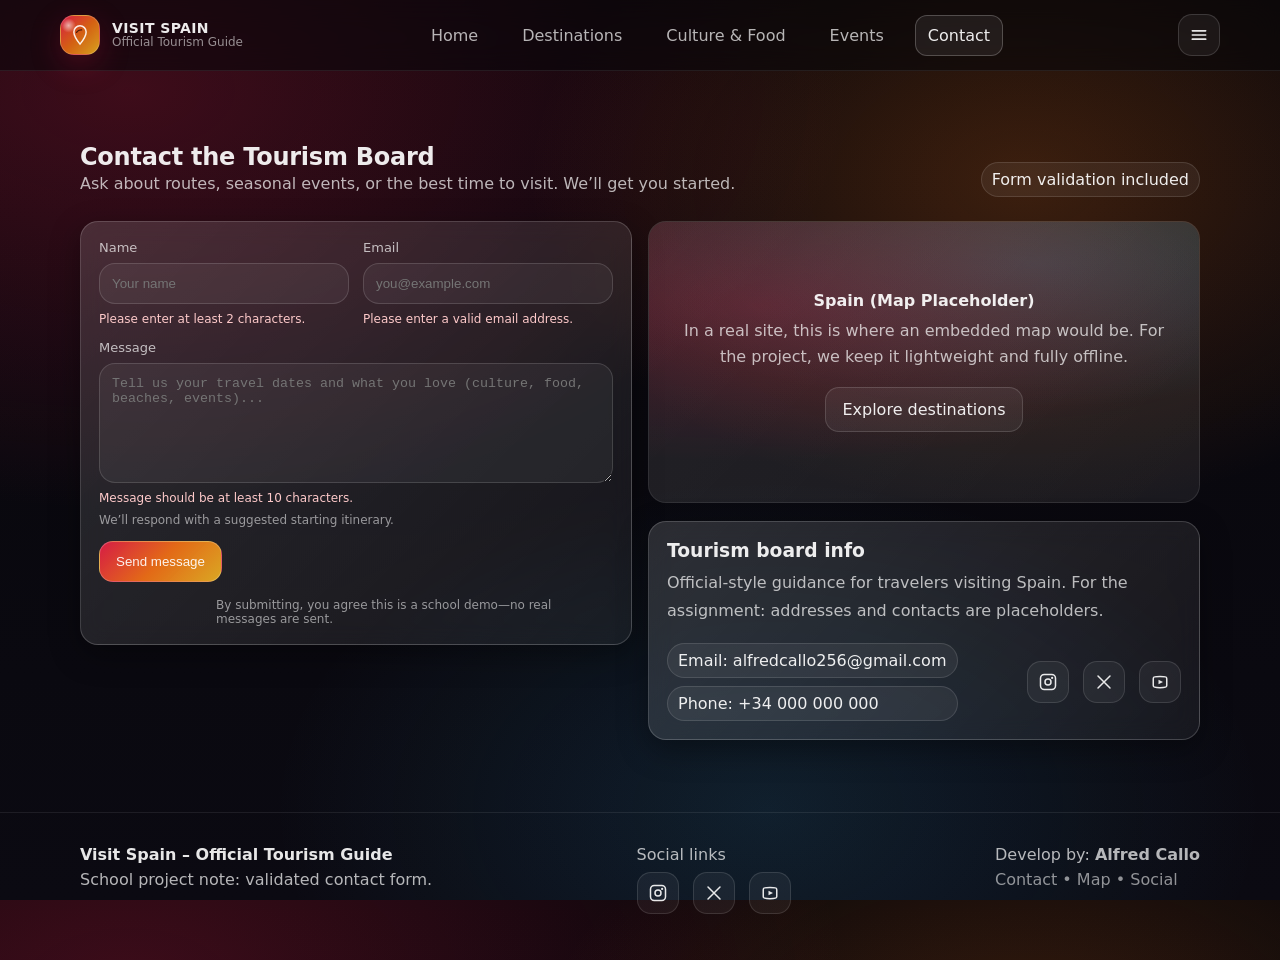
<file: contact.html>
<!doctype html>
<html lang="en">
<head>
  <meta charset="utf-8" />
  <meta name="viewport" content="width=device-width, initial-scale=1" />
  <meta name="description" content="Visit Spain – Contact. Contact form with validation, social links, and map placeholder." />
  <title>Visit Spain – Contact</title>
  <link rel="stylesheet" href="style.css" />
</head>
<body>
  <a class="skipLink" href="#main">Skip to content</a>

  <header class="navbar" role="banner">
    <div class="container navbar__inner">
      <div class="brand" aria-label="Visit Spain">
        <div class="brand__mark" aria-hidden="true">
          <svg width="22" height="22" viewBox="0 0 24 24" fill="none" xmlns="http://www.w3.org/2000/svg">
            <path d="M12 2C8.3 2 5.3 5 5.3 8.7c0 4.9 6.7 13.3 6.7 13.3s6.7-8.4 6.7-13.3C18.7 5 15.7 2 12 2Z" stroke="rgba(255,255,255,.9)" stroke-width="1.6"/>
            <path d="M8.2 9.2c1.2-1.8 3.3-2.9 5.6-2.7" stroke="rgba(0,0,0,.65)" stroke-width="1.4" stroke-linecap="round"/>
          </svg>
        </div>
        <div class="brand__title">
          <strong>VISIT SPAIN</strong>
          <span>Official Tourism Guide</span>
        </div>
      </div>

      <nav class="navlinks" aria-label="Primary navigation">
        <a href="index.html">Home</a>
        <a href="destinations.html">Destinations</a>
        <a href="culture.html">Culture & Food</a>
        <a href="events.html">Events</a>
        <a href="contact.html">Contact</a>
      </nav>

      <div class="navbar__right">
        <button class="iconbtn js-menuToggle" aria-label="Open mobile menu" aria-expanded="false">
          <svg width="20" height="20" viewBox="0 0 24 24" fill="none" xmlns="http://www.w3.org/2000/svg">
            <path d="M4 7h16M4 12h16M4 17h16" stroke="rgba(255,255,255,.9)" stroke-width="2" stroke-linecap="round"/>
          </svg>
        </button>
      </div>
    </div>

    <div class="container mobileMenu js-mobilePanel" aria-label="Mobile menu">
      <div class="mobileMenu__links">
        <a href="index.html">Home</a>
        <a href="destinations.html">Destinations</a>
        <a href="culture.html">Culture & Food</a>
        <a href="events.html">Events</a>
        <a href="contact.html">Contact</a>
      </div>
    </div>
  </header>

  <main id="main">
    <section class="section" aria-label="Contact header">
      <div class="container">
        <div class="sectionHead">
          <div>
            <h2 class="reveal">Contact the Tourism Board</h2>
            <p class="reveal">Ask about routes, seasonal events, or the best time to visit. We’ll get you started.</p>
          </div>
          <div class="badge reveal">Form validation included</div>
        </div>

        <div class="grid2" style="align-items:start">
          <div class="glass" style="padding:18px">
            <form class="form js-contactForm" novalidate>
              <div class="field">
                <label for="name">Name</label>
                <input id="name" name="name" type="text" placeholder="Your name" autocomplete="name" />
                <div class="error error--show js-errName">Please enter at least 2 characters.</div>
              </div>

              <div class="field">
                <label for="email">Email</label>
                <input id="email" name="email" type="email" placeholder="you@example.com" autocomplete="email" />
                <div class="error error--show js-errEmail">Please enter a valid email address.</div>
              </div>

              <div class="field" style="grid-column:1/-1">
                <label for="message">Message</label>
                <textarea id="message" name="message" placeholder="Tell us your travel dates and what you love (culture, food, beaches, events)..."></textarea>
                <div class="error error--show js-errMsg">Message should be at least 10 characters.</div>
                <div class="hint">We’ll respond with a suggested starting itinerary.</div>
              </div>

              <div style="grid-column:1/-1" class="row">
                <button class="btn btn--primary" type="submit">Send message</button>
                <div class="hint" style="margin-left:auto; max-width:52ch">
                  By submitting, you agree this is a school demo—no real messages are sent.
                </div>
              </div>

              <div class="hint js-formStatus" style="grid-column:1/-1; display:none; padding-top:6px" role="status" aria-live="polite"></div>
            </form>
          </div>

          <div>
            <div class="mapBox reveal" aria-label="Map placeholder">
              <div class="mapInner">
                <div>
                  <strong style="color:rgba(255,255,255,.92)">Spain (Map Placeholder)</strong>
                  <p style="margin:8px 0 0; color:var(--muted); line-height:1.6">
                    In a real site, this is where an embedded map would be.
                    For the project, we keep it lightweight and fully offline.
                  </p>
                  <div class="spacer" aria-hidden="true"></div>
                  <a class="btn" href="destinations.html">Explore destinations</a>
                </div>
              </div>
            </div>

            <div class="spacer" aria-hidden="true"></div>

            <div class="glass reveal" style="padding:18px">
              <h3 style="margin:0 0 8px">Tourism board info</h3>
              <p style="margin:0;color:var(--muted);line-height:1.75">
                Official-style guidance for travelers visiting Spain.
                For the assignment: addresses and contacts are placeholders.
              </p>
              <div class="spacer" aria-hidden="true"></div>
              <div class="row" style="justify-content:space-between">
                <div>
                  <div class="badge">Email: alfredcallo256@gmail.com</div>
                  <div class="badge" style="margin-top:8px">Phone: +34 000 000 000</div>
                </div>
                <div class="footer__links">
                  <a class="social" href="#" aria-label="Instagram">
                    <svg width="18" height="18" viewBox="0 0 24 24" fill="none" xmlns="http://www.w3.org/2000/svg">
                      <path d="M7 2h10a5 5 0 0 1 5 5v10a5 5 0 0 1-5 5H7a5 5 0 0 1-5-5V7a5 5 0 0 1 5-5Z" stroke="rgba(255,255,255,.9)" stroke-width="2"/>
                      <path d="M12 16a4 4 0 1 0 0-8 4 4 0 0 0 0 8Z" stroke="rgba(255,255,255,.9)" stroke-width="2"/>
                      <path d="M17.5 6.5h.01" stroke="rgba(255,255,255,.9)" stroke-width="3" stroke-linecap="round"/>
                    </svg>
                  </a>
                  <a class="social" href="#" aria-label="X (Twitter)">
                    <svg width="18" height="18" viewBox="0 0 24 24" fill="none" xmlns="http://www.w3.org/2000/svg">
                      <path d="M4 4l16 16M20 4L4 20" stroke="rgba(255,255,255,.9)" stroke-width="2" stroke-linecap="round"/>
                    </svg>
                  </a>
                  <a class="social" href="#" aria-label="YouTube">
                    <svg width="18" height="18" viewBox="0 0 24 24" fill="none" xmlns="http://www.w3.org/2000/svg">
                      <path d="M10 9l6 3-6 3V9Z" fill="rgba(255,255,255,.9)"/>
                      <path d="M21 7.5c0-1.1-.7-2-1.8-2.3C16.9 4.5 12 4.5 12 4.5s-4.9 0-7.2.7C3.7 5.5 3 6.4 3 7.5v9c0 1.1.7 2 1.8 2.3 2.3.7 7.2.7 7.2.7s4.9 0 7.2-.7c1.1-.3 1.8-1.2 1.8-2.3v-9Z" stroke="rgba(255,255,255,.9)" stroke-width="2"/>
                    </svg>
                  </a>
                </div>
              </div>
            </div>
          </div>
        </div>
      </div>
    </section>
  </main>

  <footer class="footer" role="contentinfo">
    <div class="container footer__grid">
      <div>
        <div style="font-weight:700;color:rgba(255,255,255,.9);margin-bottom:6px">Visit Spain – Official Tourism Guide</div>
        <div>School project note: validated contact form.</div>
      </div>
      <div>
        <div style="margin-bottom:8px">Social links</div>
        <div class="footer__links">
          <a class="social" href="#" aria-label="Instagram">
            <svg width="18" height="18" viewBox="0 0 24 24" fill="none" xmlns="http://www.w3.org/2000/svg">
              <path d="M7 2h10a5 5 0 0 1 5 5v10a5 5 0 0 1-5 5H7a5 5 0 0 1-5-5V7a5 5 0 0 1 5-5Z" stroke="rgba(255,255,255,.9)" stroke-width="2"/>
              <path d="M12 16a4 4 0 1 0 0-8 4 4 0 0 0 0 8Z" stroke="rgba(255,255,255,.9)" stroke-width="2"/>
              <path d="M17.5 6.5h.01" stroke="rgba(255,255,255,.9)" stroke-width="3" stroke-linecap="round"/>
            </svg>
          </a>
          <a class="social" href="#" aria-label="X (Twitter)">
            <svg width="18" height="18" viewBox="0 0 24 24" fill="none" xmlns="http://www.w3.org/2000/svg">
              <path d="M4 4l16 16M20 4L4 20" stroke="rgba(255,255,255,.9)" stroke-width="2" stroke-linecap="round"/>
            </svg>
          </a>
          <a class="social" href="#" aria-label="YouTube">
            <svg width="18" height="18" viewBox="0 0 24 24" fill="none" xmlns="http://www.w3.org/2000/svg">
              <path d="M10 9l6 3-6 3V9Z" fill="rgba(255,255,255,.9)"/>
              <path d="M21 7.5c0-1.1-.7-2-1.8-2.3C16.9 4.5 12 4.5 12 4.5s-4.9 0-7.2.7C3.7 5.5 3 6.4 3 7.5v9c0 1.1.7 2 1.8 2.3 2.3.7 7.2.7 7.2.7s4.9 0 7.2-.7c1.1-.3 1.8-1.2 1.8-2.3v-9Z" stroke="rgba(255,255,255,.9)" stroke-width="2"/>
            </svg>
          </a>
        </div>
      </div>
      <div>
        <div style="margin-bottom:6px">Develop by: <strong>Alfred Callo</strong></div>
        <div style="color:var(--muted2)">Contact • Map • Social</div>
      </div>
    </div>
  </footer>

  <script src="script.js"></script>
</body>
</html>
</file>
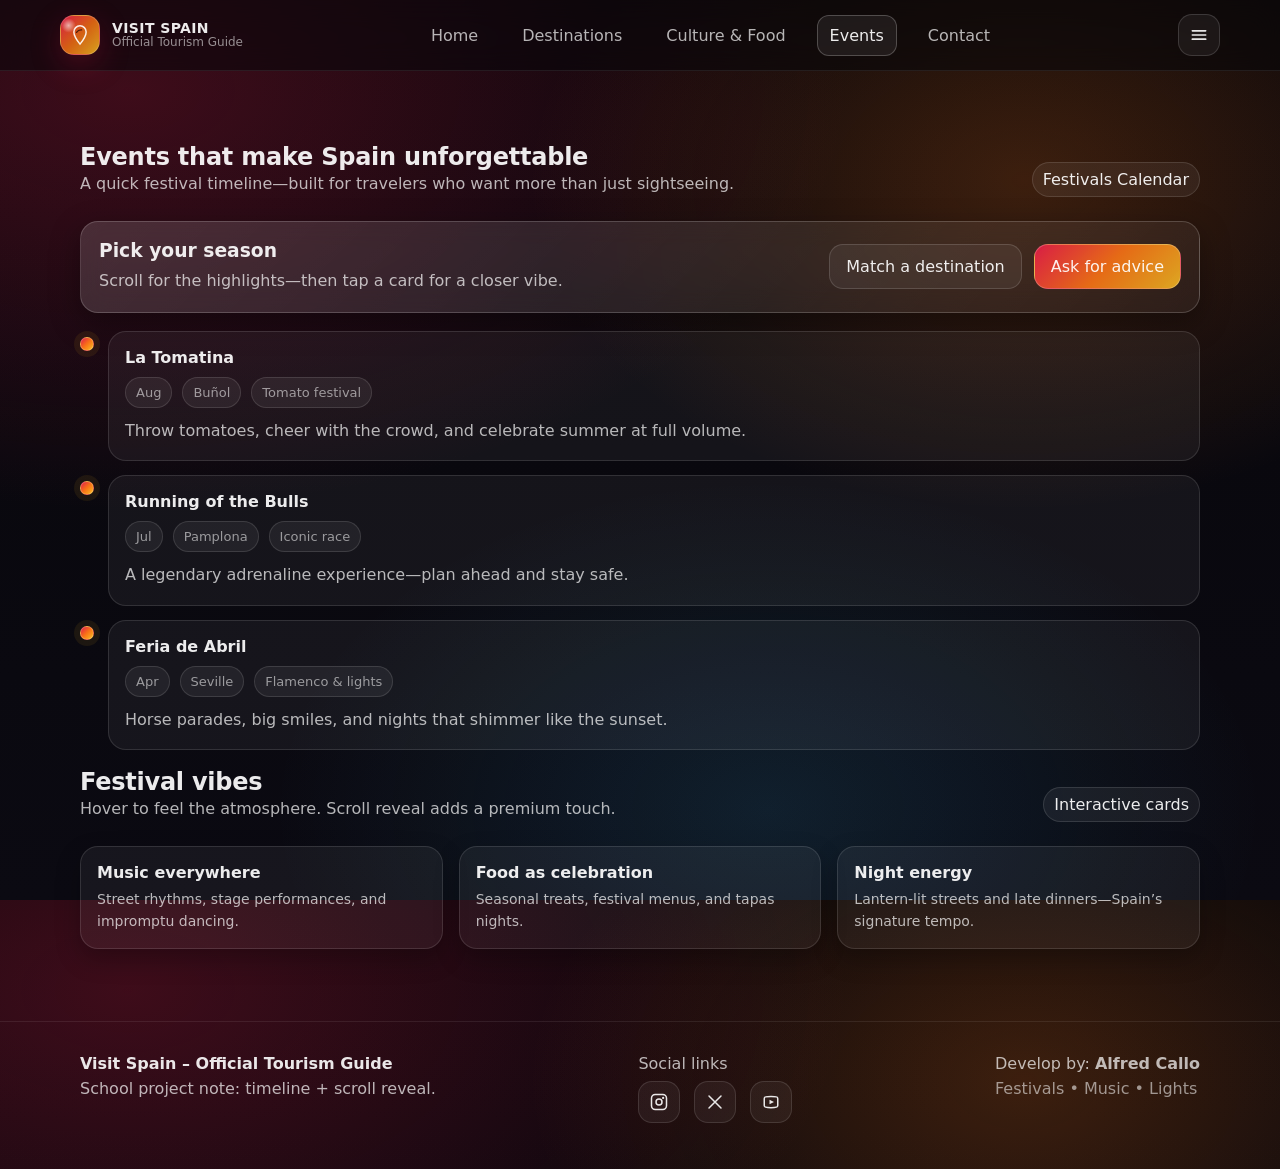
<file: events.html>
<!doctype html>
<html lang="en">
<head>
  <meta charset="utf-8" />
  <meta name="viewport" content="width=device-width, initial-scale=1" />
  <meta name="description" content="Visit Spain – Events. Festivals calendar with a timeline and interactive hover effects." />
  <title>Visit Spain – Events</title>
  <link rel="stylesheet" href="style.css" />
</head>
<body>
  <a class="skipLink" href="#main">Skip to content</a>

  <header class="navbar" role="banner">
    <div class="container navbar__inner">
      <div class="brand" aria-label="Visit Spain">
        <div class="brand__mark" aria-hidden="true">
          <svg width="22" height="22" viewBox="0 0 24 24" fill="none" xmlns="http://www.w3.org/2000/svg">
            <path d="M12 2C8.3 2 5.3 5 5.3 8.7c0 4.9 6.7 13.3 6.7 13.3s6.7-8.4 6.7-13.3C18.7 5 15.7 2 12 2Z" stroke="rgba(255,255,255,.9)" stroke-width="1.6"/>
            <path d="M8.2 9.2c1.2-1.8 3.3-2.9 5.6-2.7" stroke="rgba(0,0,0,.65)" stroke-width="1.4" stroke-linecap="round"/>
          </svg>
        </div>
        <div class="brand__title">
          <strong>VISIT SPAIN</strong>
          <span>Official Tourism Guide</span>
        </div>
      </div>

      <nav class="navlinks" aria-label="Primary navigation">
        <a href="index.html">Home</a>
        <a href="destinations.html">Destinations</a>
        <a href="culture.html">Culture & Food</a>
        <a href="events.html">Events</a>
        <a href="contact.html">Contact</a>
      </nav>

      <div class="navbar__right">
        <button class="iconbtn js-menuToggle" aria-label="Open mobile menu" aria-expanded="false">
          <svg width="20" height="20" viewBox="0 0 24 24" fill="none" xmlns="http://www.w3.org/2000/svg">
            <path d="M4 7h16M4 12h16M4 17h16" stroke="rgba(255,255,255,.9)" stroke-width="2" stroke-linecap="round"/>
          </svg>
        </button>
      </div>
    </div>

    <div class="container mobileMenu js-mobilePanel" aria-label="Mobile menu">
      <div class="mobileMenu__links">
        <a href="index.html">Home</a>
        <a href="destinations.html">Destinations</a>
        <a href="culture.html">Culture & Food</a>
        <a href="events.html">Events</a>
        <a href="contact.html">Contact</a>
      </div>
    </div>
  </header>

  <main id="main">
    <section class="section" aria-label="Events header">
      <div class="container">
        <div class="sectionHead">
          <div>
            <h2 class="reveal">Events that make Spain unforgettable</h2>
            <p class="reveal">A quick festival timeline—built for travelers who want more than just sightseeing.</p>
          </div>
          <div class="badge reveal">Festivals Calendar</div>
        </div>

        <div class="glass" style="padding:18px">
          <div class="row" style="justify-content:space-between">
            <div class="reveal">
              <h3 style="margin:0 0 6px">Pick your season</h3>
              <p style="margin:0;color:var(--muted);line-height:1.7">Scroll for the highlights—then tap a card for a closer vibe.</p>
            </div>
            <div class="reveal" style="display:flex;gap:12px;flex-wrap:wrap">
              <a class="btn" href="destinations.html">Match a destination</a>
              <a class="btn btn--primary" href="contact.html">Ask for advice</a>
            </div>
          </div>
        </div>

        <div class="spacer" aria-hidden="true"></div>

        <div class="timeline" aria-label="Festival timeline">
          <div class="tItem js-eventItem reveal">
            <div class="tDot" aria-hidden="true"></div>
            <div class="tCard">
              <h3>La Tomatina</h3>
              <div class="tMeta">
                <span class="badge">Aug</span>
                <span class="badge">Buñol</span>
                <span class="badge">Tomato festival</span>
              </div>
              <p style="margin-top:10px">Throw tomatoes, cheer with the crowd, and celebrate summer at full volume.</p>
            </div>
          </div>

          <div class="tItem js-eventItem reveal">
            <div class="tDot" aria-hidden="true"></div>
            <div class="tCard">
              <h3>Running of the Bulls</h3>
              <div class="tMeta">
                <span class="badge">Jul</span>
                <span class="badge">Pamplona</span>
                <span class="badge">Iconic race</span>
              </div>
              <p style="margin-top:10px">A legendary adrenaline experience—plan ahead and stay safe.</p>
            </div>
          </div>

          <div class="tItem js-eventItem reveal">
            <div class="tDot" aria-hidden="true"></div>
            <div class="tCard">
              <h3>Feria de Abril</h3>
              <div class="tMeta">
                <span class="badge">Apr</span>
                <span class="badge">Seville</span>
                <span class="badge">Flamenco & lights</span>
              </div>
              <p style="margin-top:10px">Horse parades, big smiles, and nights that shimmer like the sunset.</p>
            </div>
          </div>
        </div>

        <div class="spacer" aria-hidden="true"></div>

        <div class="sectionHead">
          <div>
            <h2 class="reveal">Festival vibes</h2>
            <p class="reveal">Hover to feel the atmosphere. Scroll reveal adds a premium touch.</p>
          </div>
          <div class="badge reveal">Interactive cards</div>
        </div>

        <div class="grid3">
          <article class="card js-eventItem reveal">
            <div class="card__body">
              <h3>Music everywhere</h3>
              <p>Street rhythms, stage performances, and impromptu dancing.</p>
            </div>
          </article>
          <article class="card js-eventItem reveal">
            <div class="card__body">
              <h3>Food as celebration</h3>
              <p>Seasonal treats, festival menus, and tapas nights.</p>
            </div>
          </article>
          <article class="card js-eventItem reveal">
            <div class="card__body">
              <h3>Night energy</h3>
              <p>Lantern-lit streets and late dinners—Spain’s signature tempo.</p>
            </div>
          </article>
        </div>
      </div>
    </section>
  </main>

  <footer class="footer" role="contentinfo">
    <div class="container footer__grid">
      <div>
        <div style="font-weight:700;color:rgba(255,255,255,.9);margin-bottom:6px">Visit Spain – Official Tourism Guide</div>
        <div>School project note: timeline + scroll reveal.</div>
      </div>
      <div>
        <div style="margin-bottom:8px">Social links</div>
        <div class="footer__links">
          <a class="social" href="#" aria-label="Instagram">
            <svg width="18" height="18" viewBox="0 0 24 24" fill="none" xmlns="http://www.w3.org/2000/svg">
              <path d="M7 2h10a5 5 0 0 1 5 5v10a5 5 0 0 1-5 5H7a5 5 0 0 1-5-5V7a5 5 0 0 1 5-5Z" stroke="rgba(255,255,255,.9)" stroke-width="2"/>
              <path d="M12 16a4 4 0 1 0 0-8 4 4 0 0 0 0 8Z" stroke="rgba(255,255,255,.9)" stroke-width="2"/>
              <path d="M17.5 6.5h.01" stroke="rgba(255,255,255,.9)" stroke-width="3" stroke-linecap="round"/>
            </svg>
          </a>
          <a class="social" href="#" aria-label="X (Twitter)">
            <svg width="18" height="18" viewBox="0 0 24 24" fill="none" xmlns="http://www.w3.org/2000/svg">
              <path d="M4 4l16 16M20 4L4 20" stroke="rgba(255,255,255,.9)" stroke-width="2" stroke-linecap="round"/>
            </svg>
          </a>
          <a class="social" href="#" aria-label="YouTube">
            <svg width="18" height="18" viewBox="0 0 24 24" fill="none" xmlns="http://www.w3.org/2000/svg">
              <path d="M10 9l6 3-6 3V9Z" fill="rgba(255,255,255,.9)"/>
              <path d="M21 7.5c0-1.1-.7-2-1.8-2.3C16.9 4.5 12 4.5 12 4.5s-4.9 0-7.2.7C3.7 5.5 3 6.4 3 7.5v9c0 1.1.7 2 1.8 2.3 2.3.7 7.2.7 7.2.7s4.9 0 7.2-.7c1.1-.3 1.8-1.2 1.8-2.3v-9Z" stroke="rgba(255,255,255,.9)" stroke-width="2"/>
            </svg>
          </a>
        </div>
      </div>
      <div>
        <div style="margin-bottom:6px">Develop by: <strong>Alfred Callo</strong></div>
        <div style="color:var(--muted2)">Festivals • Music • Lights</div>
      </div>
    </div>
  </footer>

  <script src="script.js"></script>
</body>
</html>
</file>
<file: style.css>
/* Visit Spain – Official Tourism Guide (Unofficial School Project)
   Modern, cinematic, responsive, Spain-inspired palette
*/

:root{
  --bg0:#07060a;
  --bg1:#0b0a12;
  --card:rgba(255,255,255,.08);
  --card2:rgba(255,255,255,.12);
  --stroke:rgba(255,255,255,.18);
  --text:rgba(255,255,255,.92);
  --muted:rgba(255,255,255,.7);
  --muted2:rgba(255,255,255,.55);

  --red:#e11d48;
  --orange:#f97316;
  --gold:#fbbf24;
  --sunset:#fb7185;
  --sky:#38bdf8;

  --shadow: 0 18px 50px rgba(0,0,0,.45);
  --shadow2: 0 10px 30px rgba(0,0,0,.35);

  --radius:18px;
  --radius2:26px;
  --max:1160px;

  --ease: cubic-bezier(.2,.9,.2,1);
}

*{box-sizing:border-box}
html,body{height:100%}

html{scroll-behavior:smooth}
@media (prefers-reduced-motion: reduce){
  html{scroll-behavior:auto}
  *{animation-duration:.001ms !important; animation-iteration-count:1 !important; transition-duration:.001ms !important; scroll-behavior:auto !important;}
}

body{
  margin:0;
  font-family: ui-sans-serif, system-ui, -apple-system, Segoe UI, Roboto, Helvetica, Arial, "Apple Color Emoji", "Segoe UI Emoji";
  color:var(--text);
  background:
    radial-gradient(1200px 700px at 10% 10%, rgba(225,29,72,.25), transparent 60%),
    radial-gradient(900px 600px at 80% 20%, rgba(249,115,22,.22), transparent 55%),
    radial-gradient(900px 600px at 60% 90%, rgba(56,189,248,.12), transparent 55%),
    linear-gradient(180deg, var(--bg0), var(--bg1));
  overflow-x:hidden;
}

a{color:inherit; text-decoration:none}
img{max-width:100%; display:block}

/* Layout */
.container{max-width:var(--max); margin:0 auto; padding:0 20px}
.section{padding:72px 0; position:relative}
.section--tight{padding:52px 0}

/* Glass */
.glass{
  background: linear-gradient(135deg, rgba(255,255,255,.14), rgba(255,255,255,.05));
  border: 1px solid var(--stroke);
  box-shadow: var(--shadow2);
  backdrop-filter: blur(12px);
  -webkit-backdrop-filter: blur(12px);
  border-radius: var(--radius);
}

/* Navbar */
.navbar{
  position:sticky; top:0; z-index:50;
  backdrop-filter: blur(14px);
  -webkit-backdrop-filter: blur(14px);
  background: rgba(7,6,10,.55);
  border-bottom: 1px solid rgba(255,255,255,.08);
}

:focus-visible{
  outline: 3px solid rgba(251,191,36,.55);
  outline-offset: 2px;
}

.navbar__inner{
  display:flex; align-items:center; justify-content:space-between;
  padding:14px 0;
}
.brand{
  display:flex; gap:12px; align-items:center;
}
.brand__mark{
  width:40px; height:40px; border-radius:14px;
  background:
    radial-gradient(12px 12px at 20% 25%, rgba(255,255,255,.6), transparent 60%),
    linear-gradient(135deg, rgba(225,29,72,.95), rgba(249,115,22,.85), rgba(251,191,36,.85));
  border:1px solid rgba(255,255,255,.18);
  box-shadow: 0 10px 30px rgba(225,29,72,.25);
  display:grid; place-items:center;
}
.brand__mark svg{filter: drop-shadow(0 8px 14px rgba(0,0,0,.35));}
.brand__title{line-height:1.05}
.brand__title strong{display:block; font-size:14px; letter-spacing:.4px}
.brand__title span{display:block; font-size:12px; color:var(--muted2)}

.navlinks{display:flex; gap:18px; align-items:center}
.navlinks a{
  padding:10px 12px;
  border-radius:12px;
  color:var(--muted);
  border:1px solid transparent;
  transition: transform .2s var(--ease), background .2s var(--ease), border-color .2s var(--ease), color .2s var(--ease);
}
.navlinks a:hover{
  color:var(--text);
  background: rgba(255,255,255,.06);
  border-color: rgba(255,255,255,.12);
  transform: translateY(-1px);
}

.navbar__right{display:flex; gap:12px; align-items:center}

.btn{
  display:inline-flex; gap:10px; align-items:center; justify-content:center;
  padding:12px 16px;
  border-radius: 14px;
  border:1px solid rgba(255,255,255,.14);
  color:var(--text);
  background: rgba(255,255,255,.06);
  transition: transform .18s var(--ease), background .18s var(--ease), border-color .18s var(--ease), box-shadow .18s var(--ease);
  cursor:pointer;
  user-select:none;
}
.btn:hover{
  transform: translateY(-2px);
  border-color: rgba(255,255,255,.22);
  box-shadow: 0 18px 45px rgba(0,0,0,.35);
}
.btn--primary{
  background: linear-gradient(135deg, rgba(225,29,72,.95), rgba(249,115,22,.9), rgba(251,191,36,.85));
  border-color: rgba(255,255,255,.22);
}
.btn--ghost{
  background: rgba(0,0,0,.06);
}
.btn svg{opacity:.95}

.iconbtn{
  width:42px; height:42px; border-radius:14px;
  border:1px solid rgba(255,255,255,.14);
  background: rgba(255,255,255,.06);
  display:grid; place-items:center;
  transition: transform .18s var(--ease), background .18s var(--ease), border-color .18s var(--ease);
}
.iconbtn:hover{transform: translateY(-2px); background: rgba(255,255,255,.09); border-color: rgba(255,255,255,.22)}

/* Mobile menu */
.hamburger{display:none}
.mobilePanel{display:none}

@media (max-width: 900px){
  .navlinks{display:none}
  .hamburger{display:grid}
  .mobilePanel{display:block}
}

.mobileMenu{
  overflow:hidden;
  max-height:0;
  transition: max-height .35s var(--ease);
}
.mobileMenu--open{max-height:340px}

.mobileMenu__links{
  padding:14px 0 18px;
  display:flex; flex-direction:column; gap:10px;
}
.mobileMenu__links a{
  padding:12px 14px;
  border-radius:14px;
  border:1px solid rgba(255,255,255,.12);
  background: rgba(255,255,255,.06);
  color:var(--muted);
}
.mobileMenu__links a:hover{color:var(--text); background: rgba(255,255,255,.09)}

/* Hero */
.hero{
  position:relative;
  padding:88px 0 34px;
  min-height: 72vh;
  display:flex;
  align-items:flex-end;
}
.hero::before{
  content:"";
  position:absolute; inset:0;
  background:
    linear-gradient(120deg, rgba(7,6,10,.92) 0%, rgba(7,6,10,.55) 45%, rgba(7,6,10,.9) 100%),
    radial-gradient(900px 480px at 15% 25%, rgba(225,29,72,.35), transparent 60%),
    radial-gradient(800px 500px at 70% 10%, rgba(249,115,22,.28), transparent 55%),
    url("images/spain-skyline.jpg");
  background-size: cover;
  background-position: center;
  filter: saturate(1.1) contrast(1.05);
}
.hero::after{
  content:"";
  position:absolute; inset:-2px;
  background: radial-gradient(900px 550px at 30% 30%, rgba(251,191,36,.12), transparent 55%);
  pointer-events:none;
}

.hero__content{position:relative; z-index:2}
.heroGrid{
  display:grid;
  grid-template-columns: 1.25fr .75fr;
  gap:24px;
  align-items:end;
}
@media (max-width: 980px){
  .heroGrid{grid-template-columns:1fr; align-items:start}
  .hero{padding-top:72px}
}

.kicker{
  display:inline-flex; align-items:center; gap:10px;
  padding:8px 12px;
  border-radius: 999px;
  border:1px solid rgba(255,255,255,.14);
  background: rgba(255,255,255,.06);
  color:var(--muted);
  font-size:13px;
}
.pulseDot{
  width:10px; height:10px; border-radius:50%;
  background: linear-gradient(135deg, var(--red), var(--orange), var(--gold));
  box-shadow: 0 0 0 rgba(225,29,72,.5);
  animation: pulse 1.8s var(--ease) infinite;
}
@keyframes pulse{
  0%{box-shadow: 0 0 0 0 rgba(225,29,72,.5)}
  70%{box-shadow: 0 0 0 12px rgba(225,29,72,0)}
  100%{box-shadow: 0 0 0 0 rgba(225,29,72,0)}
}

.hero h1{
  margin:14px 0 12px;
  font-size: clamp(34px, 4.2vw, 56px);
  line-height:1.02;
  letter-spacing:-.02em;
}

.gradientText{
  background: linear-gradient(90deg, rgba(255,255,255,.95), rgba(251,191,36,.95), rgba(251,113,133,.95));
  -webkit-background-clip:text;
  background-clip:text;
  color:transparent;
}

.hero__lead{color:var(--muted); font-size:16px; line-height:1.7; max-width:60ch}

.heroActions{display:flex; gap:14px; flex-wrap:wrap; margin-top:20px}

/* Carousel card */
.carouselCard{padding:18px; border-radius: var(--radius2)}
.carouselTop{display:flex; align-items:center; justify-content:space-between; gap:12px}
.carouselTitle{color:var(--muted); font-size:13px}

.carouselViewport{margin-top:12px; position:relative; overflow:hidden; border-radius: 18px; border:1px solid rgba(255,255,255,.12)}
.carouselTrack{display:flex; width:100%; transition: transform .55s var(--ease)}
.slide{min-width:100%; padding:18px; position:relative; background: rgba(255,255,255,.04);}
.slide::before{
  content:""; position:absolute; inset:0;
  background:
    radial-gradient(700px 300px at 10% 20%, rgba(225,29,72,.35), transparent 55%),
    radial-gradient(700px 300px at 80% 10%, rgba(251,191,36,.22), transparent 55%);
  opacity:.75;
  pointer-events:none;
}
.slide > *{position:relative; z-index:2}
.slide h3{margin:0 0 8px; font-size:18px}
.slide p{margin:0; color:var(--muted); line-height:1.6}

.carouselBullets{display:flex; gap:8px; justify-content:center; padding:12px 0 2px}
.bullet{width:10px; height:10px; border-radius:50%; background: rgba(255,255,255,.25); border:1px solid rgba(255,255,255,.18); cursor:pointer; transition: transform .15s var(--ease), background .15s var(--ease)}
.bullet:hover{transform: translateY(-1px)}
.bullet--active{background: linear-gradient(135deg, var(--red), var(--orange), var(--gold))}

/* Section headings */
.sectionHead{display:flex; align-items:flex-end; justify-content:space-between; gap:20px; margin-bottom:24px}
.sectionHead h2{margin:0; font-size:24px; letter-spacing:-.01em}
.sectionHead p{margin:0; color:var(--muted); max-width:70ch; line-height:1.6}

/* Cards */
.grid3{display:grid; grid-template-columns: repeat(3, 1fr); gap:16px}
.grid4{display:grid; grid-template-columns: repeat(4, 1fr); gap:16px}
.grid2{display:grid; grid-template-columns: repeat(2, 1fr); gap:16px}
@media (max-width: 980px){
  .grid4{grid-template-columns: repeat(2, 1fr)}
  .grid3{grid-template-columns: repeat(2, 1fr)}
  .grid2{grid-template-columns: 1fr}
}
@media (max-width: 560px){
  .grid4{grid-template-columns: 1fr}
  .grid3{grid-template-columns: 1fr}
}

.card{
  border-radius: var(--radius);
  border: 1px solid rgba(255,255,255,.12);
  background: rgba(255,255,255,.05);
  box-shadow: 0 10px 25px rgba(0,0,0,.25);
  overflow:hidden;
  transition: transform .25s var(--ease), border-color .25s var(--ease), background .25s var(--ease);
  position:relative;
}
.card:hover{
  transform: translateY(-6px);
  border-color: rgba(255,255,255,.22);
  background: rgba(255,255,255,.07);
}
.card__media{
  height:170px;
  background:
    radial-gradient(800px 250px at 10% 20%, rgba(225,29,72,.35), transparent 55%),
    radial-gradient(800px 250px at 80% 10%, rgba(251,191,36,.22), transparent 55%),
    linear-gradient(135deg, rgba(255,255,255,.06), rgba(255,255,255,.02));
}
.card__media img{width:100%; height:100%; object-fit:cover; filter:saturate(1.05) contrast(1.05)}
.card__body{padding:16px}
.card__body h3{margin:0 0 6px; font-size:16px}
.card__body p{margin:0; color:var(--muted); line-height:1.6; font-size:14px}
.card__footer{padding:0 16px 16px; display:flex; align-items:center; justify-content:space-between; gap:12px}

.chipRow{display:flex; flex-wrap:wrap; gap:10px; justify-content:flex-start}
.chip{
  padding:10px 12px;
  border-radius: 999px;
  border:1px solid rgba(255,255,255,.14);
  background: rgba(255,255,255,.05);
  color:var(--muted);
  cursor:pointer;
  transition: transform .18s var(--ease), background .18s var(--ease), border-color .18s var(--ease), color .18s var(--ease);
  user-select:none;
}
.chip:hover{transform: translateY(-2px); border-color: rgba(255,255,255,.22); background: rgba(255,255,255,.08); color:var(--text)}
.chip--active{
  background: linear-gradient(135deg, rgba(225,29,72,.85), rgba(249,115,22,.78), rgba(251,191,36,.75));
  color: rgba(0,0,0,.85);
  border-color: rgba(255,255,255,.18);
}

/* Reveal on scroll */
.reveal{opacity:0; transform: translateY(16px); transition: opacity .7s var(--ease), transform .7s var(--ease)}
.reveal--in{opacity:1; transform: translateY(0)}

/* Modal */
.modalOverlay{position:fixed; inset:0; background: rgba(0,0,0,.6); display:none; align-items:center; justify-content:center; padding:20px; z-index:100}
.modalOverlay--open{display:flex}
.modal{
  width:min(920px, 100%);
  border-radius: 22px;
  border:1px solid rgba(255,255,255,.16);
  background: rgba(10,9,14,.65);
  backdrop-filter: blur(16px);
  -webkit-backdrop-filter: blur(16px);
  box-shadow: var(--shadow);
  overflow:hidden;
}
.modal__grid{display:grid; grid-template-columns: 1fr 1fr;}
@media (max-width: 860px){.modal__grid{grid-template-columns:1fr}}
.modal__media{min-height:280px; background: rgba(255,255,255,.04)}
.modal__media img{width:100%; height:100%; object-fit:cover}
.modal__content{padding:18px}
.modal__content h3{margin:0 0 8px}
.modal__content p{margin:0 0 14px; color:var(--muted); line-height:1.7}

/* Flip cards */
.flipGrid{display:grid; grid-template-columns: repeat(3, 1fr); gap:16px}
@media (max-width: 980px){.flipGrid{grid-template-columns: repeat(2, 1fr)}}
@media (max-width: 560px){.flipGrid{grid-template-columns: 1fr}}

.flip{
  perspective: 1000px;
}
.flipInner{
  position:relative;
  width:100%; height: 240px;
  transform-style: preserve-3d;
  transition: transform .7s var(--ease);
}
.flip:hover .flipInner{transform: rotateY(180deg)}
.flipFace{
  position:absolute; inset:0;
  backface-visibility:hidden;
  border-radius: var(--radius);
  border:1px solid rgba(255,255,255,.12);
  background: rgba(255,255,255,.05);
  overflow:hidden;
}
.flipFront{display:flex; flex-direction:column}
.flipFront .card__media{height:120px}
.flipFront .card__body{padding:14px}
.flipBack{transform: rotateY(180deg); padding:14px; display:flex; flex-direction:column; gap:10px; justify-content:center;}
.flipBack p{margin:0; color:var(--muted); line-height:1.65}

/* Timeline */
.timeline{display:grid; grid-template-columns: 1fr; gap:14px}
.tItem{display:flex; gap:14px; align-items:flex-start}
.tDot{
  width:14px; height:14px; border-radius:50%;
  margin-top:6px;
  background: linear-gradient(135deg, var(--red), var(--orange), var(--gold));
  box-shadow: 0 0 0 6px rgba(251,191,36,.08);
  border:1px solid rgba(255,255,255,.22);
}
.tCard{flex:1; padding:16px; border-radius: var(--radius); border:1px solid rgba(255,255,255,.12); background: rgba(255,255,255,.05);}
.tCard h3{margin:0 0 6px; font-size:16px}
.tCard p{margin:0; color:var(--muted); line-height:1.65}
.tMeta{display:flex; gap:10px; flex-wrap:wrap; margin-top:10px; color:var(--muted2); font-size:13px}
.badge{padding:7px 10px; border-radius:999px; background: rgba(255,255,255,.06); border:1px solid rgba(255,255,255,.12)}

/* Footer */
.footer{padding:32px 0 46px; border-top: 1px solid rgba(255,255,255,.08); color:var(--muted)}
.footer__grid{display:flex; gap:18px; justify-content:space-between; align-items:flex-start; flex-wrap:wrap}
.footer__links{display:flex; gap:14px; align-items:center}
.social{
  width:42px; height:42px; border-radius:14px;
  border:1px solid rgba(255,255,255,.12);
  background: rgba(255,255,255,.05);
  display:grid; place-items:center;
  transition: transform .18s var(--ease), background .18s var(--ease), border-color .18s var(--ease);
}
.social:hover{transform: translateY(-2px); background: rgba(255,255,255,.08); border-color: rgba(255,255,255,.22)}

/* Forms */
.form{display:grid; grid-template-columns: 1fr 1fr; gap:14px}
@media (max-width: 760px){.form{grid-template-columns:1fr}}
.field{display:flex; flex-direction:column; gap:8px}
label{font-size:13px; color:var(--muted)}
input, textarea{
  border-radius: 16px;
  border:1px solid rgba(255,255,255,.14);
  background: rgba(255,255,255,.05);
  color:var(--text);
  padding:12px 12px;
  outline:none;
  transition: border-color .2s var(--ease), box-shadow .2s var(--ease), background .2s var(--ease);
}
textarea{min-height:120px; resize:vertical}
input:focus, textarea:focus{
  border-color: rgba(251,191,36,.55);
  box-shadow: 0 0 0 4px rgba(251,191,36,.14);
  background: rgba(255,255,255,.07);
}
.hint{font-size:12px; color:var(--muted2)}
.error{color:#fecaca; font-size:12px; display:none}
.error--show{display:block}

.mapBox{
  border-radius: var(--radius);
  border:1px solid rgba(255,255,255,.12);
  background: rgba(255,255,255,.05);
  overflow:hidden;
}
.mapBox .mapInner{
  height:280px;
  background:
    radial-gradient(800px 260px at 20% 30%, rgba(225,29,72,.25), transparent 60%),
    radial-gradient(800px 260px at 70% 15%, rgba(56,189,248,.18), transparent 55%),
    linear-gradient(135deg, rgba(255,255,255,.06), rgba(255,255,255,.02));
  display:flex; align-items:center; justify-content:center;
  color:var(--muted);
  text-align:center;
  padding:20px;
}

/* Utility */
.row{display:flex; gap:16px; align-items:center; flex-wrap:wrap}
.spacer{height:18px}

/* Skip link */
.skipLink{
  position:absolute; left:-999px; top:10px;
  background:#111; color:#fff; padding:10px 14px; border-radius:12px;
  z-index:1000;
}
.skipLink:focus{left:10px}

/* Anchor offset for sticky nav */
.anchor{scroll-margin-top:92px}
</file>
